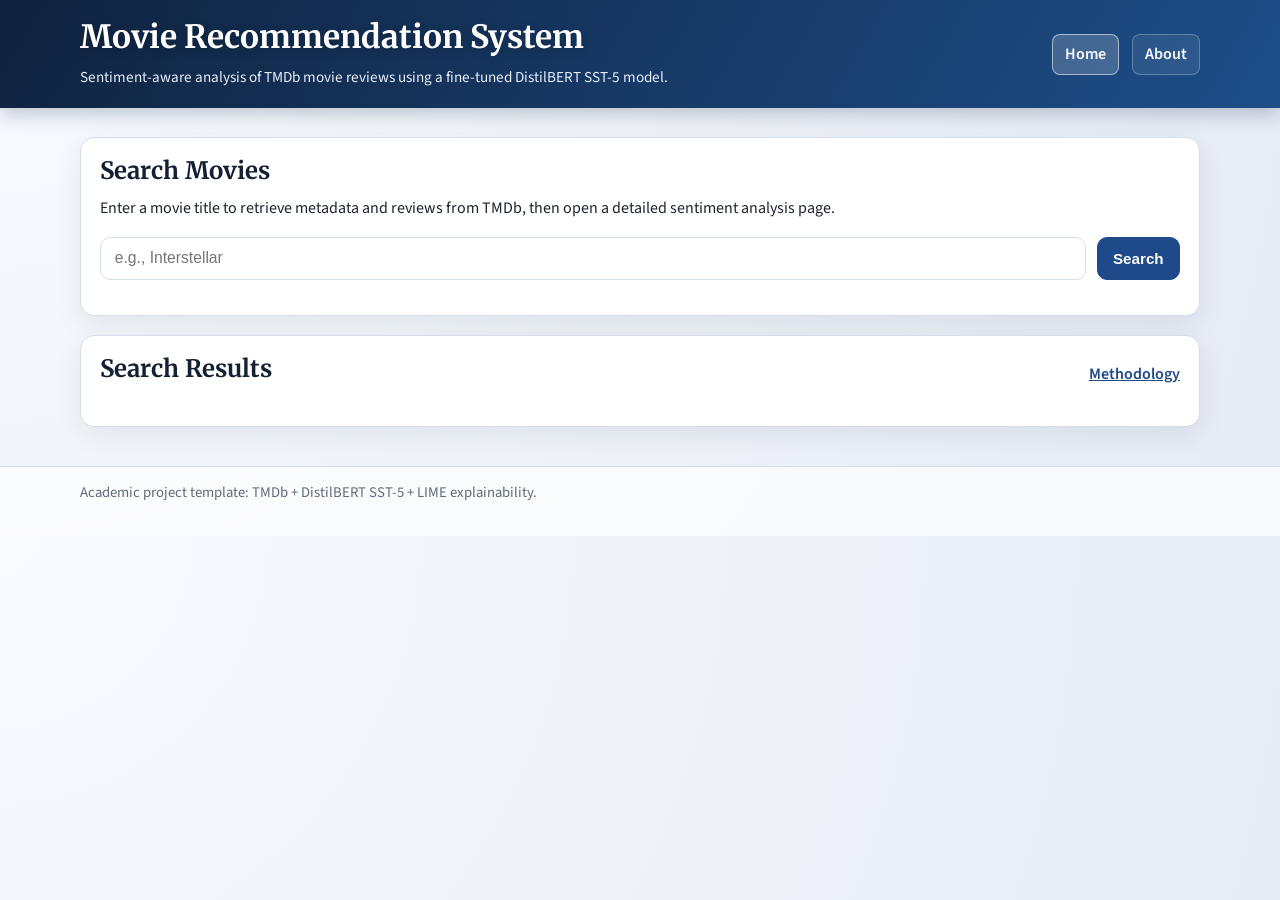
<file: frontend/index.html>
<!DOCTYPE html>
<html lang="en">
<head>
  <meta charset="UTF-8" />
  <meta name="viewport" content="width=device-width, initial-scale=1.0" />
  <title>Movie Recommendation System</title>
  <meta name="description" content="Sentiment-aware movie recommendation and review analysis using DistilBERT SST-5." />
  <link rel="stylesheet" href="assets/css/style.css" />
  <link rel="icon" href="favicon.ico" type="image/x-icon" />
</head>
<body>
  <header class="site-header">
    <div class="container header-inner">
      <div>
        <h1>Movie Recommendation System</h1>
        <p class="subtitle">
          Sentiment-aware analysis of TMDb movie reviews using a fine-tuned DistilBERT SST-5 model.
        </p>
      </div>
      <nav class="main-nav" aria-label="Primary navigation">
        <a href="index.html" aria-current="page">Home</a>
        <a href="about.html">About</a>
      </nav>
    </div>
  </header>

  <main class="container page-content">
    <section class="card">
      <h2>Search Movies</h2>
      <p>
        Enter a movie title to retrieve metadata and reviews from TMDb, then open a detailed sentiment analysis page.
      </p>

      <form id="search-form" class="search-form">
        <label for="search-input" class="visually-hidden">Movie title</label>
        <input id="search-input" name="query" type="text" placeholder="e.g., Interstellar" required />
        <button type="submit">Search</button>
      </form>

      <p id="status-message" class="status" role="status" aria-live="polite"></p>
    </section>

    <section class="card">
      <div class="section-header">
        <h2>Search Results</h2>
        <a href="about.html" class="text-link">Methodology</a>
      </div>
      <div id="results" class="results-grid" aria-live="polite"></div>
    </section>
  </main>

  <footer class="site-footer">
    <div class="container">
      <p>Academic project template: TMDb + DistilBERT SST-5 + LIME explainability.</p>
    </div>
  </footer>

  <script type="module" src="assets/js/main.js"></script>
</body>
</html>
</file>
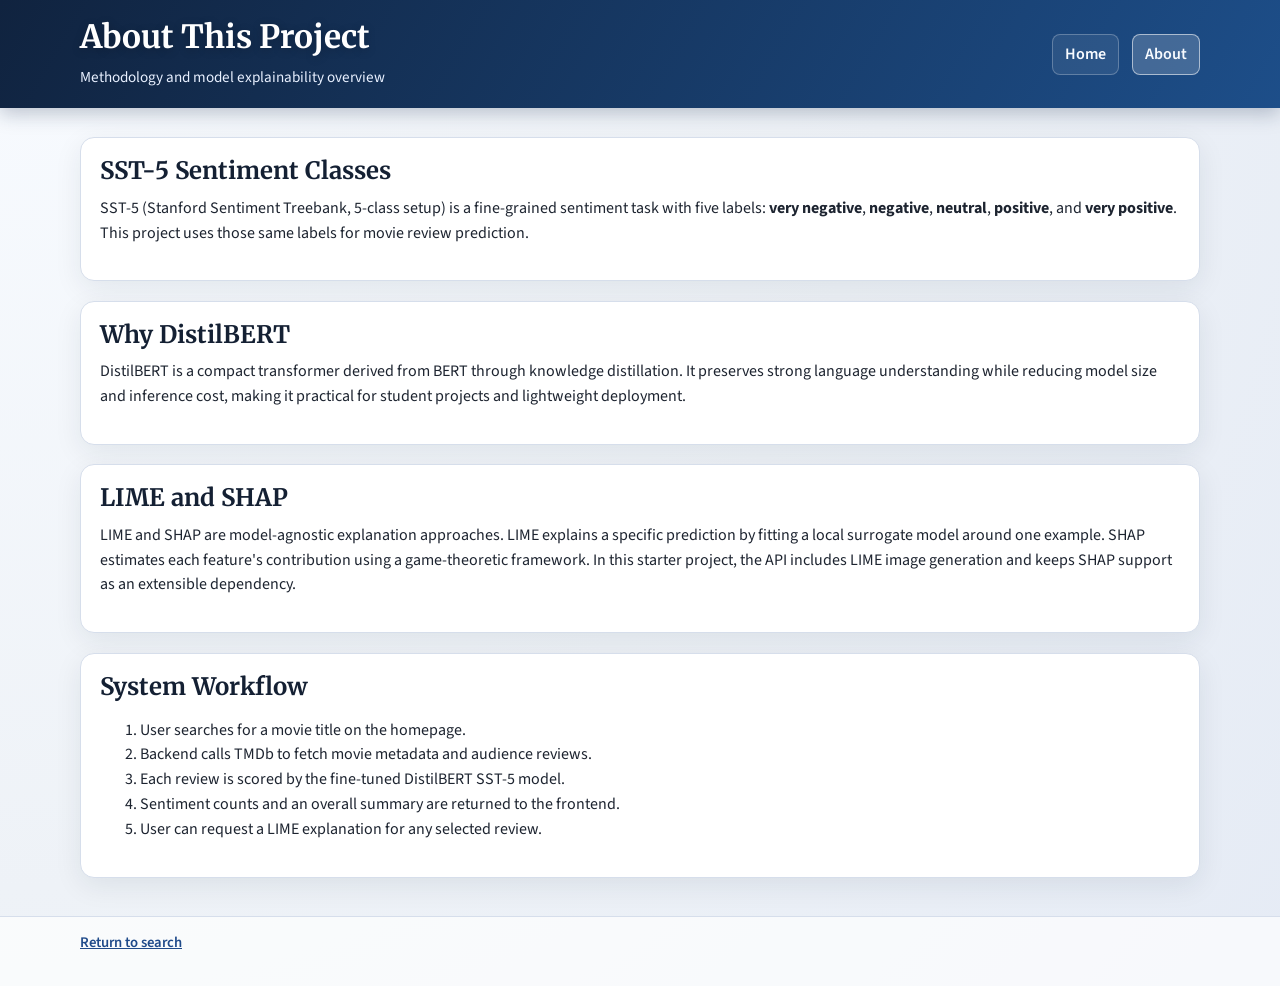
<file: frontend/about.html>
<!DOCTYPE html>
<html lang="en">
<head>
  <meta charset="UTF-8" />
  <meta name="viewport" content="width=device-width, initial-scale=1.0" />
  <title>About | Movie Recommendation System</title>
  <meta name="description" content="Background on SST-5, DistilBERT, LIME, SHAP, and system workflow." />
  <link rel="stylesheet" href="assets/css/style.css" />
  <link rel="icon" href="favicon.ico" type="image/x-icon" />
</head>
<body>
  <header class="site-header">
    <div class="container header-inner">
      <div>
        <h1>About This Project</h1>
        <p class="subtitle">Methodology and model explainability overview</p>
      </div>
      <nav class="main-nav" aria-label="Primary navigation">
        <a href="index.html">Home</a>
        <a href="about.html" aria-current="page">About</a>
      </nav>
    </div>
  </header>

  <main class="container page-content">
    <section class="card">
      <h2>SST-5 Sentiment Classes</h2>
      <p>
        SST-5 (Stanford Sentiment Treebank, 5-class setup) is a fine-grained sentiment task with five labels:
        <strong>very negative</strong>, <strong>negative</strong>, <strong>neutral</strong>, <strong>positive</strong>, and
        <strong>very positive</strong>. This project uses those same labels for movie review prediction.
      </p>
    </section>

    <section class="card">
      <h2>Why DistilBERT</h2>
      <p>
        DistilBERT is a compact transformer derived from BERT through knowledge distillation. It preserves strong language
        understanding while reducing model size and inference cost, making it practical for student projects and lightweight
        deployment.
      </p>
    </section>

    <section class="card">
      <h2>LIME and SHAP</h2>
      <p>
        LIME and SHAP are model-agnostic explanation approaches. LIME explains a specific prediction by fitting a local
        surrogate model around one example. SHAP estimates each feature's contribution using a game-theoretic framework. In
        this starter project, the API includes LIME image generation and keeps SHAP support as an extensible dependency.
      </p>
    </section>

    <section class="card">
      <h2>System Workflow</h2>
      <ol>
        <li>User searches for a movie title on the homepage.</li>
        <li>Backend calls TMDb to fetch movie metadata and audience reviews.</li>
        <li>Each review is scored by the fine-tuned DistilBERT SST-5 model.</li>
        <li>Sentiment counts and an overall summary are returned to the frontend.</li>
        <li>User can request a LIME explanation for any selected review.</li>
      </ol>
    </section>
  </main>

  <footer class="site-footer">
    <div class="container">
      <p><a href="index.html" class="text-link">Return to search</a></p>
    </div>
  </footer>
</body>
</html>
</file>
<file: frontend/assets/css/style.css>
@import url("https://fonts.googleapis.com/css2?family=Merriweather:wght@500;700&family=Source+Sans+3:wght@400;600;700&display=swap");

:root {
  --bg: #eef2f7;
  --surface: #ffffff;
  --surface-muted: #f7f9fc;
  --text: #1d2430;
  --text-muted: #5f6b7a;
  --primary: #1f4a8a;
  --primary-soft: #e6eefb;
  --border: #d6deeb;
  --success: #21623c;
  --danger: #9a2f2f;
  --shadow: 0 8px 28px rgba(17, 33, 56, 0.08);
}

*,
*::before,
*::after {
  box-sizing: border-box;
}

body {
  margin: 0;
  font-family: "Source Sans 3", "Trebuchet MS", sans-serif;
  background: radial-gradient(circle at top left, #f8fbff 0, var(--bg) 55%, #e5ebf5 100%);
  color: var(--text);
  line-height: 1.55;
}

h1,
h2,
h3 {
  margin: 0 0 0.6rem;
  font-family: "Merriweather", Georgia, serif;
  color: #142033;
  line-height: 1.2;
}

p {
  margin: 0 0 1rem;
}

a {
  color: var(--primary);
}

.container {
  width: min(1120px, 92%);
  margin: 0 auto;
}

.site-header {
  background: linear-gradient(120deg, #10233f, #1d4e89);
  color: #ffffff;
  box-shadow: 0 6px 18px rgba(20, 41, 73, 0.25);
}

.site-header h1 {
  color: #ffffff;
  text-shadow: 0 2px 10px rgba(0, 0, 0, 0.22);
}

.header-inner {
  min-height: 90px;
  padding: 1.15rem 0;
  display: flex;
  justify-content: space-between;
  align-items: center;
  gap: 1.25rem;
}

.subtitle {
  margin: 0;
  color: #e8f0ff;
  font-size: 0.95rem;
  max-width: 760px;
}

.main-nav {
  display: flex;
  gap: 0.8rem;
}

.main-nav a {
  color: #f8fbff;
  text-decoration: none;
  font-weight: 600;
  padding: 0.45rem 0.75rem;
  border-radius: 8px;
  border: 1px solid rgba(255, 255, 255, 0.25);
  background: rgba(255, 255, 255, 0.08);
  transition: background-color 0.2s ease, border-color 0.2s ease;
}

.main-nav a:hover,
.main-nav a[aria-current="page"] {
  border-color: rgba(255, 255, 255, 0.55);
  background: rgba(255, 255, 255, 0.18);
}

.page-content {
  padding: 1.8rem 0 2.4rem;
  display: grid;
  gap: 1.2rem;
}

.card {
  background: var(--surface);
  border: 1px solid var(--border);
  border-radius: 14px;
  box-shadow: var(--shadow);
  padding: 1.2rem;
  animation: card-enter 0.35s ease;
}

.search-form {
  display: flex;
  gap: 0.7rem;
  flex-wrap: wrap;
}

.search-form input {
  flex: 1;
  min-width: 230px;
  border: 1px solid var(--border);
  border-radius: 10px;
  padding: 0.72rem 0.85rem;
  font-size: 0.98rem;
}

button,
.button-link {
  border: 1px solid var(--primary);
  background: var(--primary);
  color: #ffffff;
  border-radius: 10px;
  padding: 0.68rem 0.95rem;
  font-size: 0.95rem;
  font-weight: 600;
  cursor: pointer;
  text-decoration: none;
  display: inline-block;
}

button:hover,
.button-link:hover {
  filter: brightness(1.06);
}

.button-secondary {
  border-color: #56647a;
  background: #56647a;
}

.status {
  margin-top: 0.75rem;
  color: var(--text-muted);
}

.status-error {
  color: var(--danger);
}

.section-header {
  display: flex;
  justify-content: space-between;
  align-items: center;
  gap: 0.8rem;
}

.text-link {
  font-weight: 600;
}

.results-grid {
  margin-top: 0.85rem;
  display: grid;
  gap: 0.9rem;
  grid-template-columns: repeat(auto-fill, minmax(220px, 1fr));
}

.movie-card {
  border: 1px solid var(--border);
  background: var(--surface-muted);
  border-radius: 12px;
  overflow: hidden;
  display: flex;
  flex-direction: column;
}

.movie-card img {
  width: 100%;
  aspect-ratio: 2 / 3;
  object-fit: cover;
  background: #dde5f2;
}

.movie-card-body {
  padding: 0.8rem;
  display: grid;
  gap: 0.4rem;
}

.movie-card-body h3 {
  font-size: 1.02rem;
}

.muted {
  color: var(--text-muted);
}

.meta {
  font-size: 0.92rem;
  color: var(--text-muted);
}

.movie-layout {
  display: grid;
  grid-template-columns: minmax(200px, 280px) 1fr;
  gap: 1rem;
}

.movie-poster-large {
  width: 100%;
  max-width: 280px;
  border-radius: 12px;
  object-fit: cover;
  background: #dde5f2;
}

.movie-main-details p {
  margin-bottom: 0.7rem;
}

.overview {
  background: var(--surface-muted);
  border-radius: 10px;
  border: 1px solid var(--border);
  padding: 0.8rem;
}

.table-wrap {
  overflow-x: auto;
}

table {
  width: 100%;
  border-collapse: collapse;
  font-size: 0.95rem;
}

th,
td {
  border-bottom: 1px solid var(--border);
  text-align: left;
  padding: 0.62rem 0.35rem;
}

th {
  color: #24364f;
  background: #f1f6ff;
}

.reviews-list {
  display: grid;
  gap: 0.85rem;
}

.review-card {
  border: 1px solid var(--border);
  border-radius: 10px;
  padding: 0.9rem;
  background: var(--surface-muted);
}

.review-header {
  display: flex;
  justify-content: space-between;
  align-items: center;
  gap: 0.6rem;
}

.review-text {
  white-space: pre-wrap;
  margin-top: 0.6rem;
}

.review-actions {
  margin-top: 0.75rem;
  display: flex;
  gap: 0.6rem;
  flex-wrap: wrap;
}

.review-result {
  margin-top: 0.6rem;
  font-size: 0.92rem;
}

.tag {
  display: inline-block;
  background: var(--primary-soft);
  color: #17345f;
  border-radius: 999px;
  padding: 0.2rem 0.58rem;
  font-size: 0.82rem;
  font-weight: 600;
}

.explanation-frame {
  overflow-x: auto;
  padding: 0.75rem;
  border: 1px solid var(--border);
  border-radius: 8px;
  background: #ffffff;
}

.explanation-image {
  width: 100%;
  max-width: 760px;
  border-radius: 6px;
  background: #ffffff;
  display: block;
}

.site-footer {
  border-top: 1px solid var(--border);
  background: rgba(255, 255, 255, 0.7);
}

.site-footer .container {
  padding: 0.95rem 0;
  color: var(--text-muted);
  font-size: 0.92rem;
}

.visually-hidden {
  position: absolute;
  width: 1px;
  height: 1px;
  padding: 0;
  margin: -1px;
  overflow: hidden;
  clip: rect(0, 0, 0, 0);
  border: 0;
}

@keyframes card-enter {
  from {
    opacity: 0;
    transform: translateY(8px);
  }
  to {
    opacity: 1;
    transform: translateY(0);
  }
}

@media (max-width: 820px) {
  .header-inner {
    align-items: flex-start;
    flex-direction: column;
  }

  .main-nav {
    width: 100%;
    flex-wrap: wrap;
  }

  .main-nav a {
    text-align: center;
  }

  .movie-layout {
    grid-template-columns: 1fr;
  }

  .movie-poster-large {
    max-width: 320px;
  }
}
</file>
